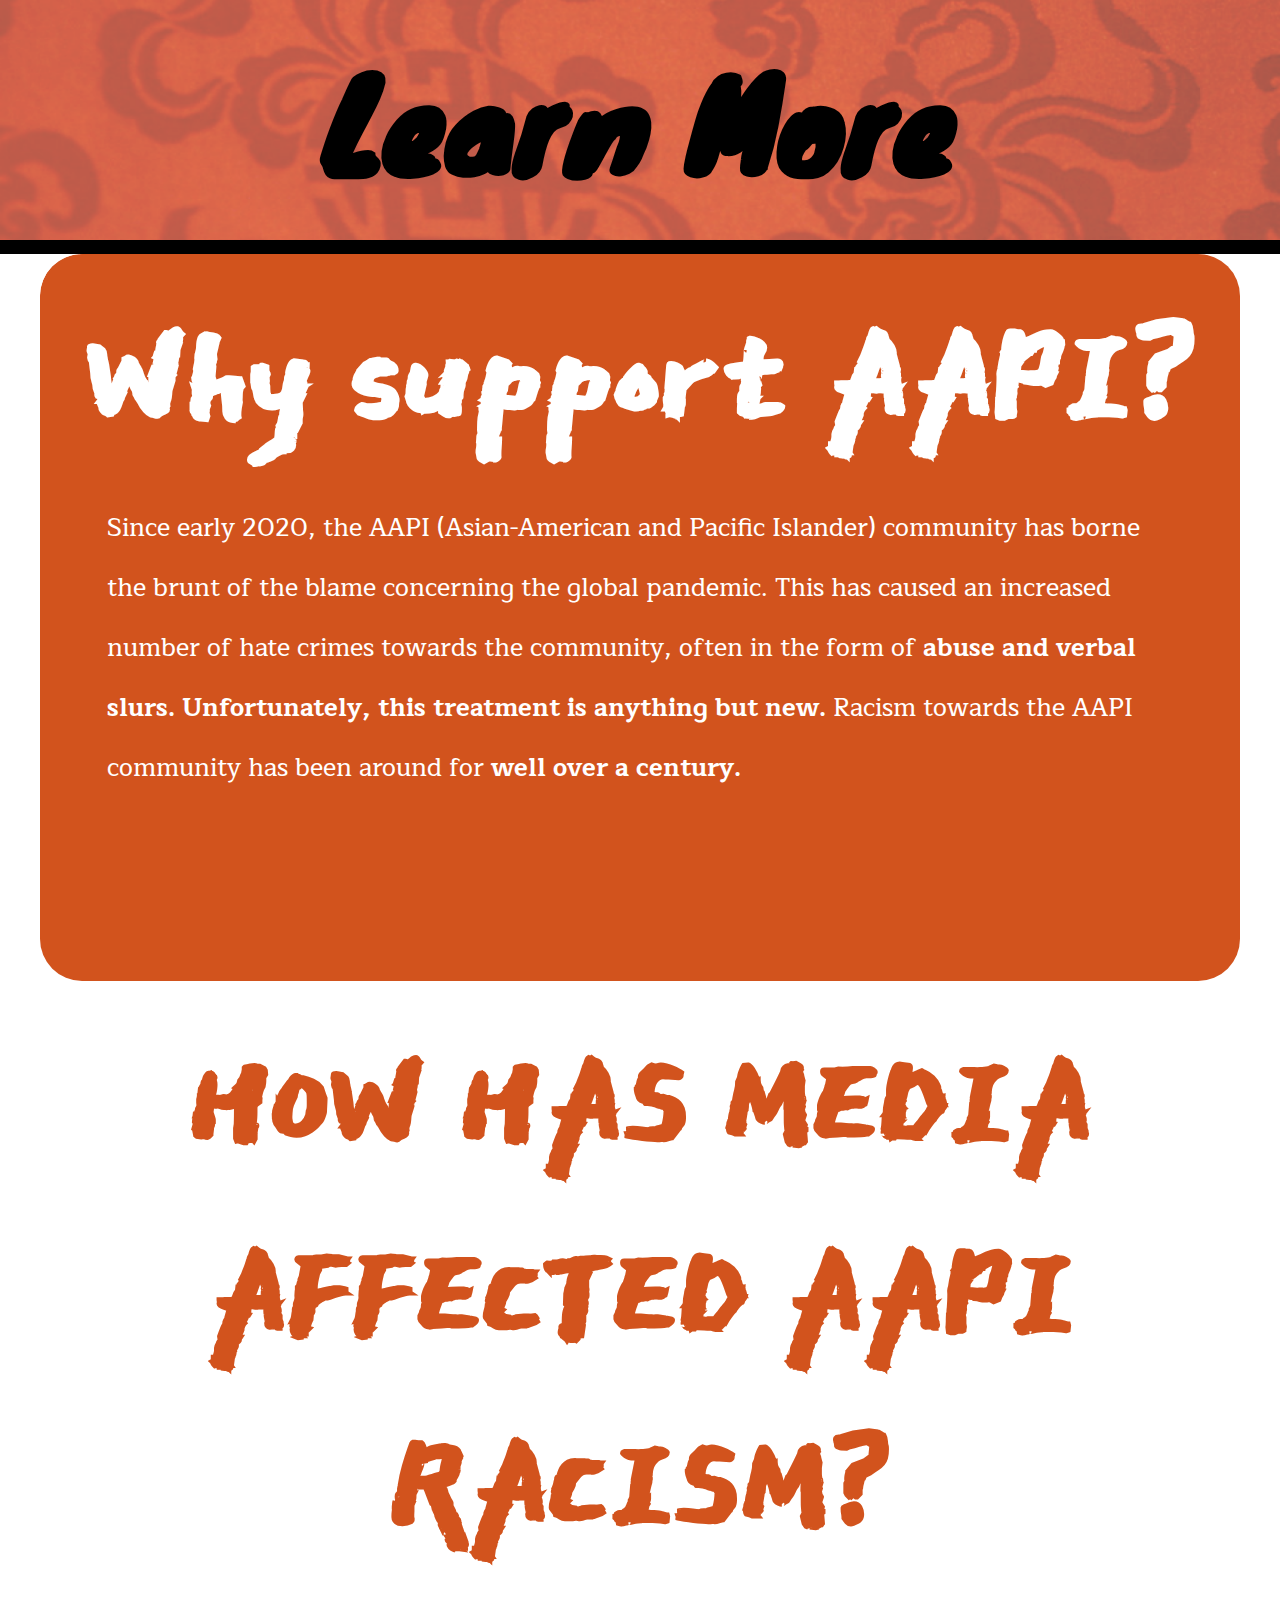
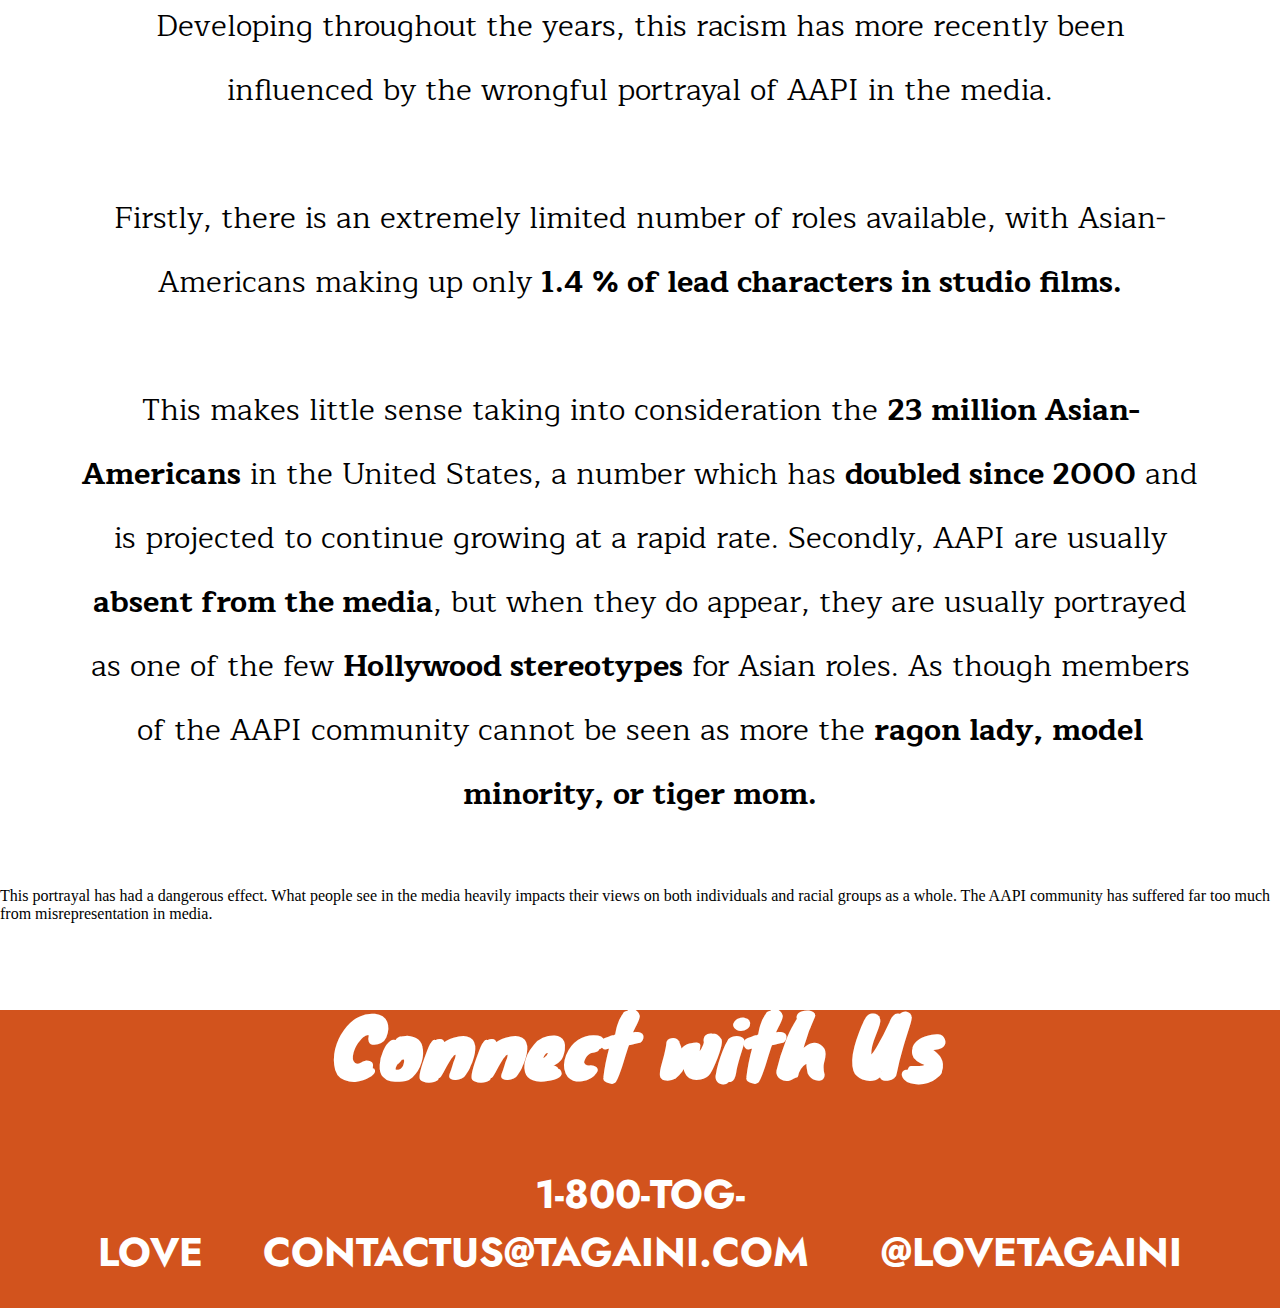
<file: index.html>
<!DOCTYPE html>
<html lang="en">
<head>
    <meta charset="UTF-8">
    <meta name="viewport" content="width=device-width, initial-scale=1.0">
    <title>Document</title>
    <link rel="stylesheet" href="style.css">
    <style>
        @import url('https://fonts.googleapis.com/css2?family=Knewave&display=swap');
    </style>
    <style>
        @import url('https://fonts.googleapis.com/css2?family=East+Sea+Dokdo&display=swap');
    </style>
    <style>
        @import url('https://fonts.googleapis.com/css2?family=Maitree&display=swap');
    </style>
    <style>
        @import url('https://fonts.googleapis.com/css2?family=Jost:wght@300&display=swap');
    </style>
</head>
<body>
    <div class="header">
        <header>
            <div class="learn-more">
                <h1>Learn More</h1>
            </div>
        </header>
    </div>

 
    <div class="container">
        <span>
            <div class="header-b">
                <section>
                    <h1>Why support AAPI?</h1>
                </section>
            </div>
        </span>
            <div class="text-content2">
                <main>
                    <p>Since early 2020, the AAPI (Asian-American and Pacific Islander) community has borne the brunt of the blame concerning the global pandemic. This has caused an increased number of hate crimes towards the community, often in the form of  <b>abuse and verbal slurs.</b> 

                        <b>Unfortunately, this treatment is anything but new.</b>
                         
                        Racism towards the AAPI community has been around for <b>well over a century.</b> </p>
                </main>
            </div>
    </div> 



   <div class="bottom-text">
       <div class="header-c">
            <section>
                <h1>How has media affected AAPI racism?</h1>
            </section>
        </div>
        <div class="text-content3">
            <main>
                <p>
                    Developing throughout the years, this racism has more recently been influenced by the wrongful portrayal of AAPI in the media. 
                    <br><br />
                    Firstly, there is an extremely limited number of roles available, with Asian-Americans making up only <b>1.4 % of lead characters in studio films.</b>
                    <br><br />
                    This makes little sense taking into consideration the <b>23 million Asian-Americans</b> in the United States, a number which has <b>doubled since 2000</b> and is projected to continue growing at a rapid rate. 
                    Secondly, AAPI are usually <b>absent from the media</b>, but when they do appear, they are usually portrayed as one of the few <b>Hollywood stereotypes</b> for Asian roles.
                    As though members of the AAPI community cannot be seen as more the <b>ragon lady, model minority, or tiger mom. </b>
                </p>
            </main>
        </div>
    </div> 

    <div><div class="bottext">
        <div><div class="bottom">
            <section>
                <p>This portrayal has had a dangerous effect. What people see in the media heavily impacts their views on both individuals and racial groups as a whole. The AAPI community has suffered far too much from misrepresentation in media.</p>
            </section>
        </div></div>
    </div></div>

    <div class="footer">
            <div class="header-d">
                    <h1>Connect with Us</h1>
            </div>
        <span>
            <div class="contact-info">
                    <h1>1-800-TOG-LOVE&nbsp;&nbsp;&nbsp;&nbsp;&nbsp;CONTACTUS@TAGAINI.COM&nbsp;&nbsp;&nbsp;&nbsp;&nbsp;&nbsp;@LOVETAGAINI</h1>
            </div>
        </span>   
    </div> 



    </body>
</html>
</file>
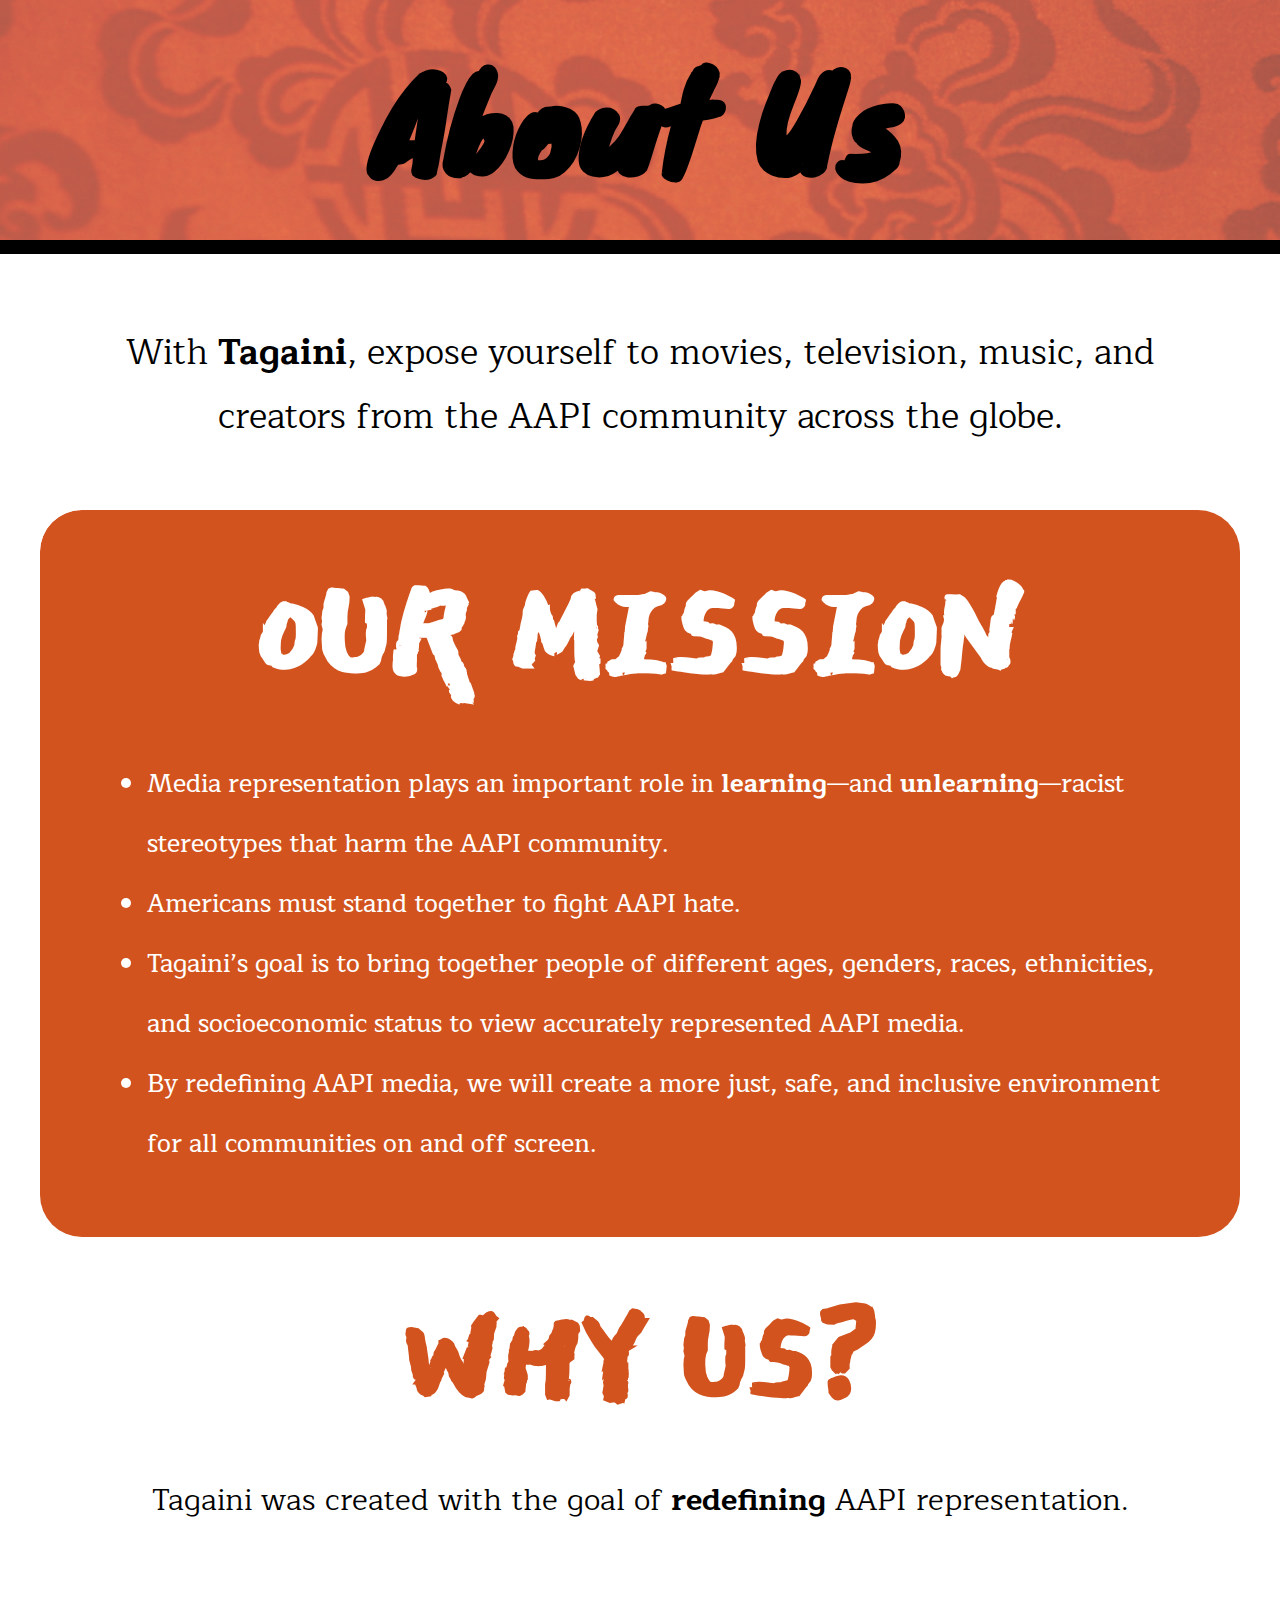
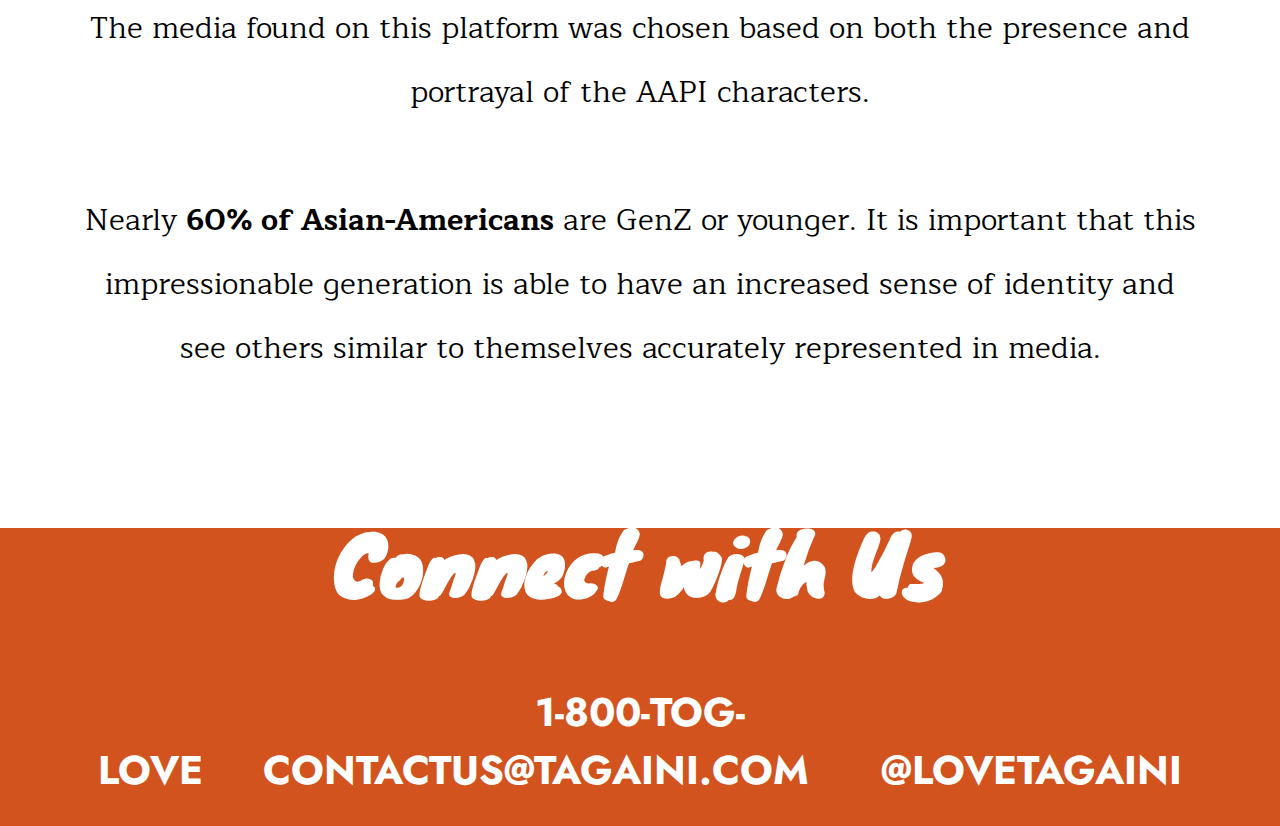
<file: about-page/about-page.html>
<!DOCTYPE html>
<html lang="en">
<head>
    <meta charset="UTF-8">
    <meta http-equiv="X-UA-Compatible" content="IE=edge">
    <meta name="viewport" content="width= , initial-scale=1.0">
    <title>About</title>
    <link rel="stylesheet" href="style.css">
    <style>
        @import url('https://fonts.googleapis.com/css2?family=Knewave&display=swap');
    </style>
    <style>
        @import url('https://fonts.googleapis.com/css2?family=East+Sea+Dokdo&display=swap');
    </style>
    <style>
        @import url('https://fonts.googleapis.com/css2?family=Maitree&display=swap');
    </style>
    <style>
        @import url('https://fonts.googleapis.com/css2?family=Jost:wght@300&display=swap');
    </style>

</head>
<body>

    <div class="header">
        <header>
            <div class="about-us">
                <h1>About Us</h1>
            </div>
        </header>
    </div>


    <div class="text-content1">
        <main>
            <p>
                With <b>Tagaini</b>, expose yourself to movies, television, music, and creators from the AAPI community across the globe.
            </p>
        </main>
    </div>


 
    <div class="container">
        <span>
            <div class="header-b">
                <section>
                    <h1>OUR MISSION</h1>
                </section>
            </div>
        </span>
            <div class="text-content2">
                <main>
                    <ul>
                        <li>Media representation plays an important role in <b>learning</b>—and <b>unlearning</b>—racist stereotypes that harm the AAPI community.</li>
                        <li>Americans must stand together to fight AAPI hate.</li>
                        <li>Tagaini’s goal is to bring together people of different ages, genders, races, ethnicities, and socioeconomic status to view accurately represented AAPI media.</li>
                        <li>By redefining AAPI media, we will create a more just, safe, and inclusive environment for all communities on and off screen.</li>
                    </ul>
                </main>
            </div>
    </div> 



   <div class="bottom-text">
       <div class="header-c">
            <section>
                <h1>WHY US?</h1>
            </section>
        </div>
        <div class="text-content3">
            <main>
                <p>
                    Tagaini was created with the goal of <b>redefining</b> AAPI representation. 
                    <br><br />
                    The media found on this platform was chosen based on both the presence and portrayal of the AAPI characters. 
                    <br><br />
                    Nearly <b>60% of Asian-Americans</b> are GenZ or younger. It is important that this impressionable generation is able to have an increased sense of identity and see others similar to themselves accurately represented in media.
                </p>
            </main>
        </div>
    </div> 


    <div class="footer">
            <div class="header-d">
                    <h1>Connect with Us</h1>
            </div>
        <span>
            <div class="contact-info">
                    <h1>1-800-TOG-LOVE&nbsp;&nbsp;&nbsp;&nbsp;&nbsp;CONTACTUS@TAGAINI.COM&nbsp;&nbsp;&nbsp;&nbsp;&nbsp;&nbsp;@LOVETAGAINI</h1>
            </div>
        </span>   
    </div> 



    </body>
</html>
</file>
<file: style.css>
* {
    box-sizing: initial;
    margin: 0;
}

header { 
   
    font-family: Knewave;
    font-style: normal;
    font-weight: normal;
    font-size: 64px;
    line-height: 240px;
    text-align: center;

    background: url(Rectangle34.png);
    background-position: top;
    background-repeat: no-repeat;
    background-size: 100%;
    width: 100%;
    border-bottom: 14px solid rgb(0, 0, 0);
}

.text-content1 {

    font-family: Maitree;
    font-style: normal;
    font-weight: normal;
    font-size: 35px;
    line-height: 64px;
    text-align: center;
    padding-top: 50pt;
    padding-bottom: 46pt;
    padding-left:50pt;
    padding-right: 50pt;
}


.container { 

    position: center;
    width: 1200px;
    height: 700px;
    top: 572px;
    background: url('Rectangle35.png');
    margin-left: 30pt;
    border-radius: 42px;
 /* header b */
    font-family: East Sea Dokdo;
    padding-top: 20pt;
    font-style: normal;
    font-weight: normal;
    font-size: 90px;
    line-height: 191px;
    text-align: center;
    color: #FFFFFF;
}

.text-content2{
    font-family: Maitree;
    font-style: normal;
    font-weight: 500;
    font-size: 25px;
    line-height: 60px;
    text-align: left;
    color: #FFFFFF;
    padding-top: 20pt;
    padding-bottom: 46pt;
    padding-left:50pt;
    padding-right: 50pt;
}

.header-c { 
  
    padding-top: 20pt;
    font-family: East Sea Dokdo;
    font-style: normal;
    font-weight:lighter;
    font-size: 85px;
    line-height: 191px;
    text-align: center;
    text-transform: uppercase;
    
    color: #D2531D;

}

.text-content3 { 
    font-family: Maitree;
    font-style: normal;
    font-weight: normal;
    font-size: 30px;
    line-height: 64px;
    text-align: center;
    padding-top: 10pt;
    padding-bottom: 46pt;
    padding-left:60pt;
    padding-right: 60pt;

    color: #000000;
  

}

.footer { 
 /* orange box */
    background: url('Rectangle36.png');
    background-position: bottom;
    background-repeat: no-repeat;
    background-size: 100%;
    width: 100%;
    position: center;
 /* header Connect with Us */

}

.header-d { 
    padding-top: 50pt;
    padding-bottom: 50pt;
    font-family: Knewave;
    font-style: normal;
    font-weight: normal;
    font-size: 40px;
    line-height: 109px;
    text-align: center;
    
    color: #FFFFFF;
}

.contact-info { 
    font-family: 'Jost', sans-serif;
    font-style: normal;
    font-weight: 500;
    font-size: 20px;
    line-height: 58px;
    text-align: center;
    color: #FFFFFF;
    padding-bottom: 20pt;
}
</file>
<file: about-page/style.css>
* {
    box-sizing: initial;
    margin: 0;
}

header { 
   
    font-family: Knewave;
    font-style: normal;
    font-weight: normal;
    font-size: 64px;
    line-height: 240px;
    text-align: center;

    background: url(Rectangle34.png);
    background-position: top;
    background-repeat: no-repeat;
    background-size: 100%;
    width: 100%;
    border-bottom: 14px solid rgb(0, 0, 0);
}

.text-content1 {

    font-family: Maitree;
    font-style: normal;
    font-weight: normal;
    font-size: 35px;
    line-height: 64px;
    text-align: center;
    padding-top: 50pt;
    padding-bottom: 46pt;
    padding-left:50pt;
    padding-right: 50pt;
}


.container { 

    position: center;
    width: 1200px;
    height: 700px;
    top: 572px;
    background: url('Rectangle35.png');
    margin-left: 30pt;
    border-radius: 42px;
 /* header b */
    font-family: East Sea Dokdo;
    padding-top: 20pt;
    font-style: normal;
    font-weight: normal;
    font-size: 90px;
    line-height: 191px;
    text-align: center;
    color: #FFFFFF;
}

.text-content2{
    font-family: Maitree;
    font-style: normal;
    font-weight: 500;
    font-size: 25px;
    line-height: 60px;
    text-align: left;
    color: #FFFFFF;
    padding-top: 20pt;
    padding-bottom: 46pt;
    padding-left:50pt;
    padding-right: 50pt;
}

.header-c { 
  
    padding-top: 20pt;
    font-family: East Sea Dokdo;
    font-style: normal;
    font-weight:lighter;
    font-size: 85px;
    line-height: 191px;
    text-align: center;
    text-transform: uppercase;
    
    color: #D2531D;

}

.text-content3 { 
    font-family: Maitree;
    font-style: normal;
    font-weight: normal;
    font-size: 30px;
    line-height: 64px;
    text-align: center;
    padding-top: 10pt;
    padding-bottom: 46pt;
    padding-left:60pt;
    padding-right: 60pt;

    color: #000000;
  

}

.footer { 
 /* orange box */
    background: url('Rectangle36.png');
    background-position: bottom;
    background-repeat: no-repeat;
    background-size: 100%;
    width: 100%;
    position: center;
 /* header Connect with Us */

}

.header-d { 
    padding-top: 50pt;
    padding-bottom: 50pt;
    font-family: Knewave;
    font-style: normal;
    font-weight: normal;
    font-size: 40px;
    line-height: 109px;
    text-align: center;
    
    color: #FFFFFF;
}

.contact-info { 
    font-family: 'Jost', sans-serif;
    font-style: normal;
    font-weight: 500;
    font-size: 20px;
    line-height: 58px;
    text-align: center;
    color: #FFFFFF;
    padding-bottom: 20pt;
}
</file>
